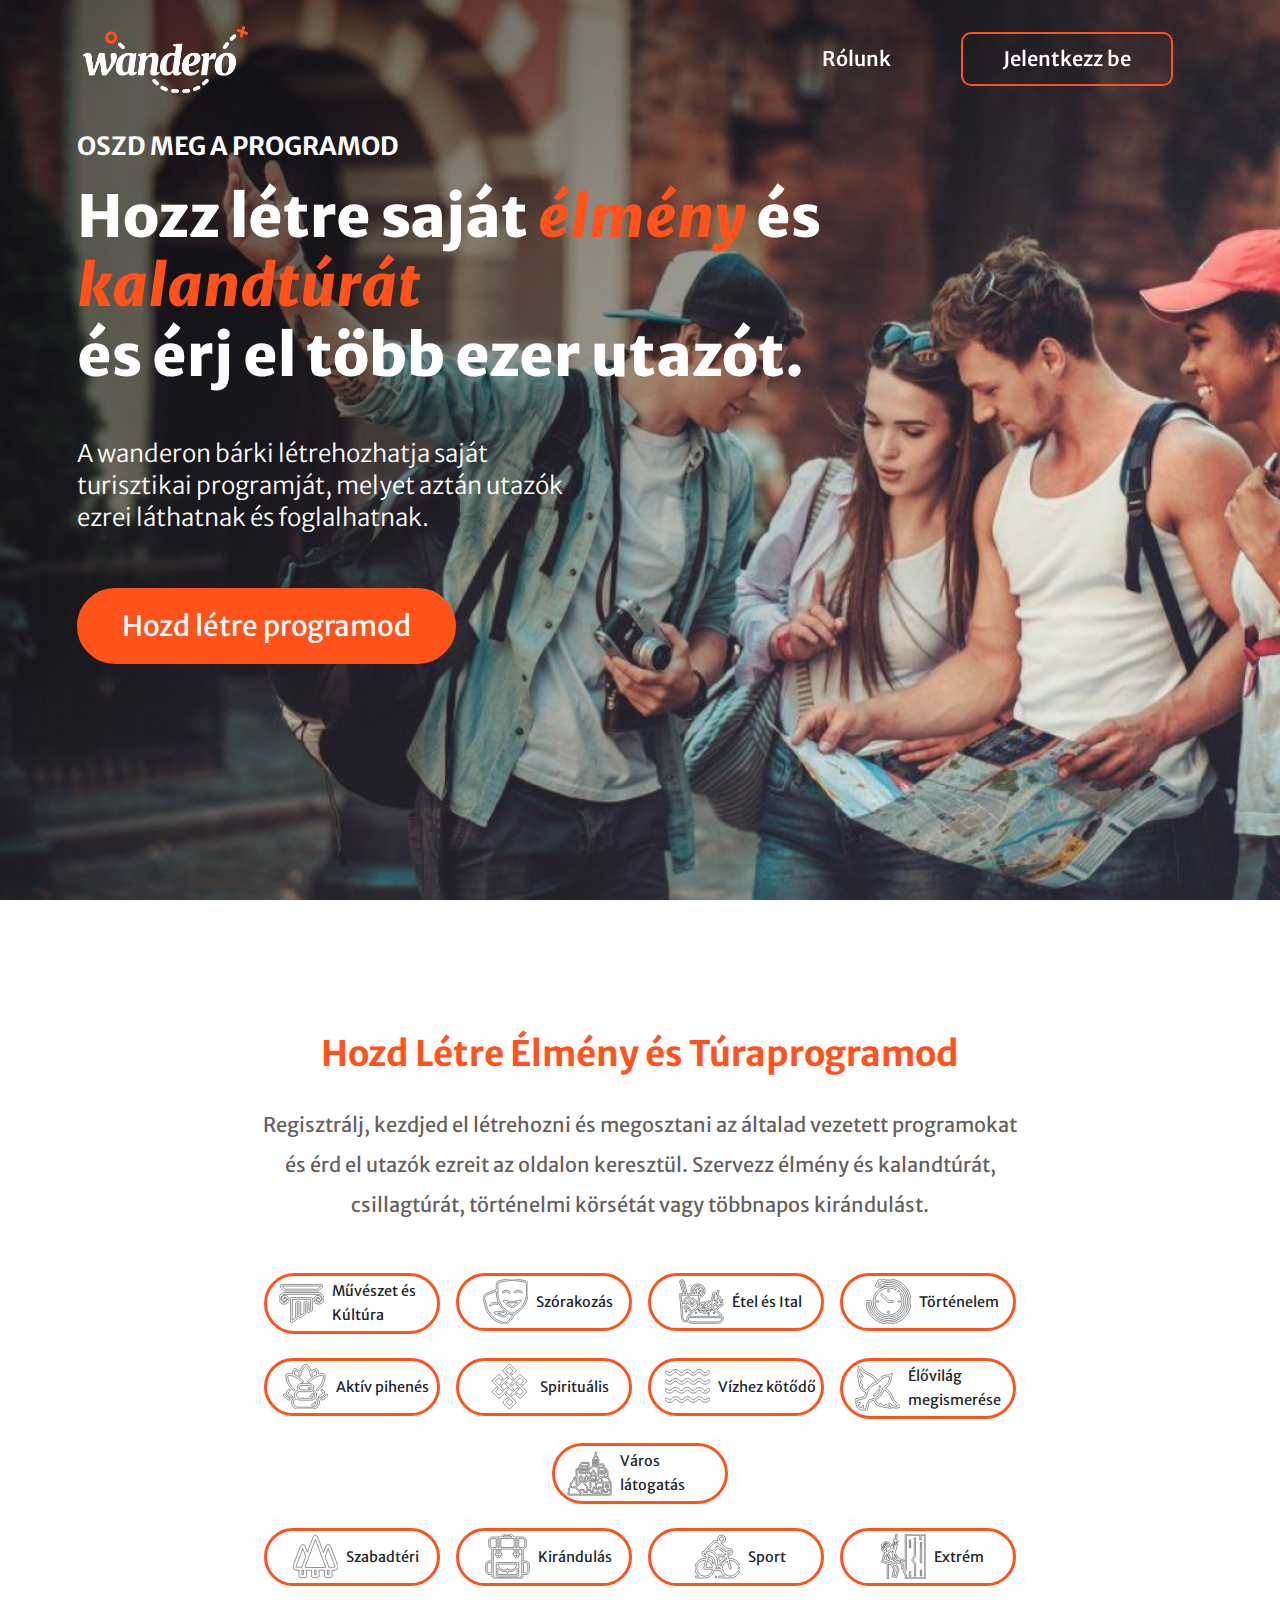
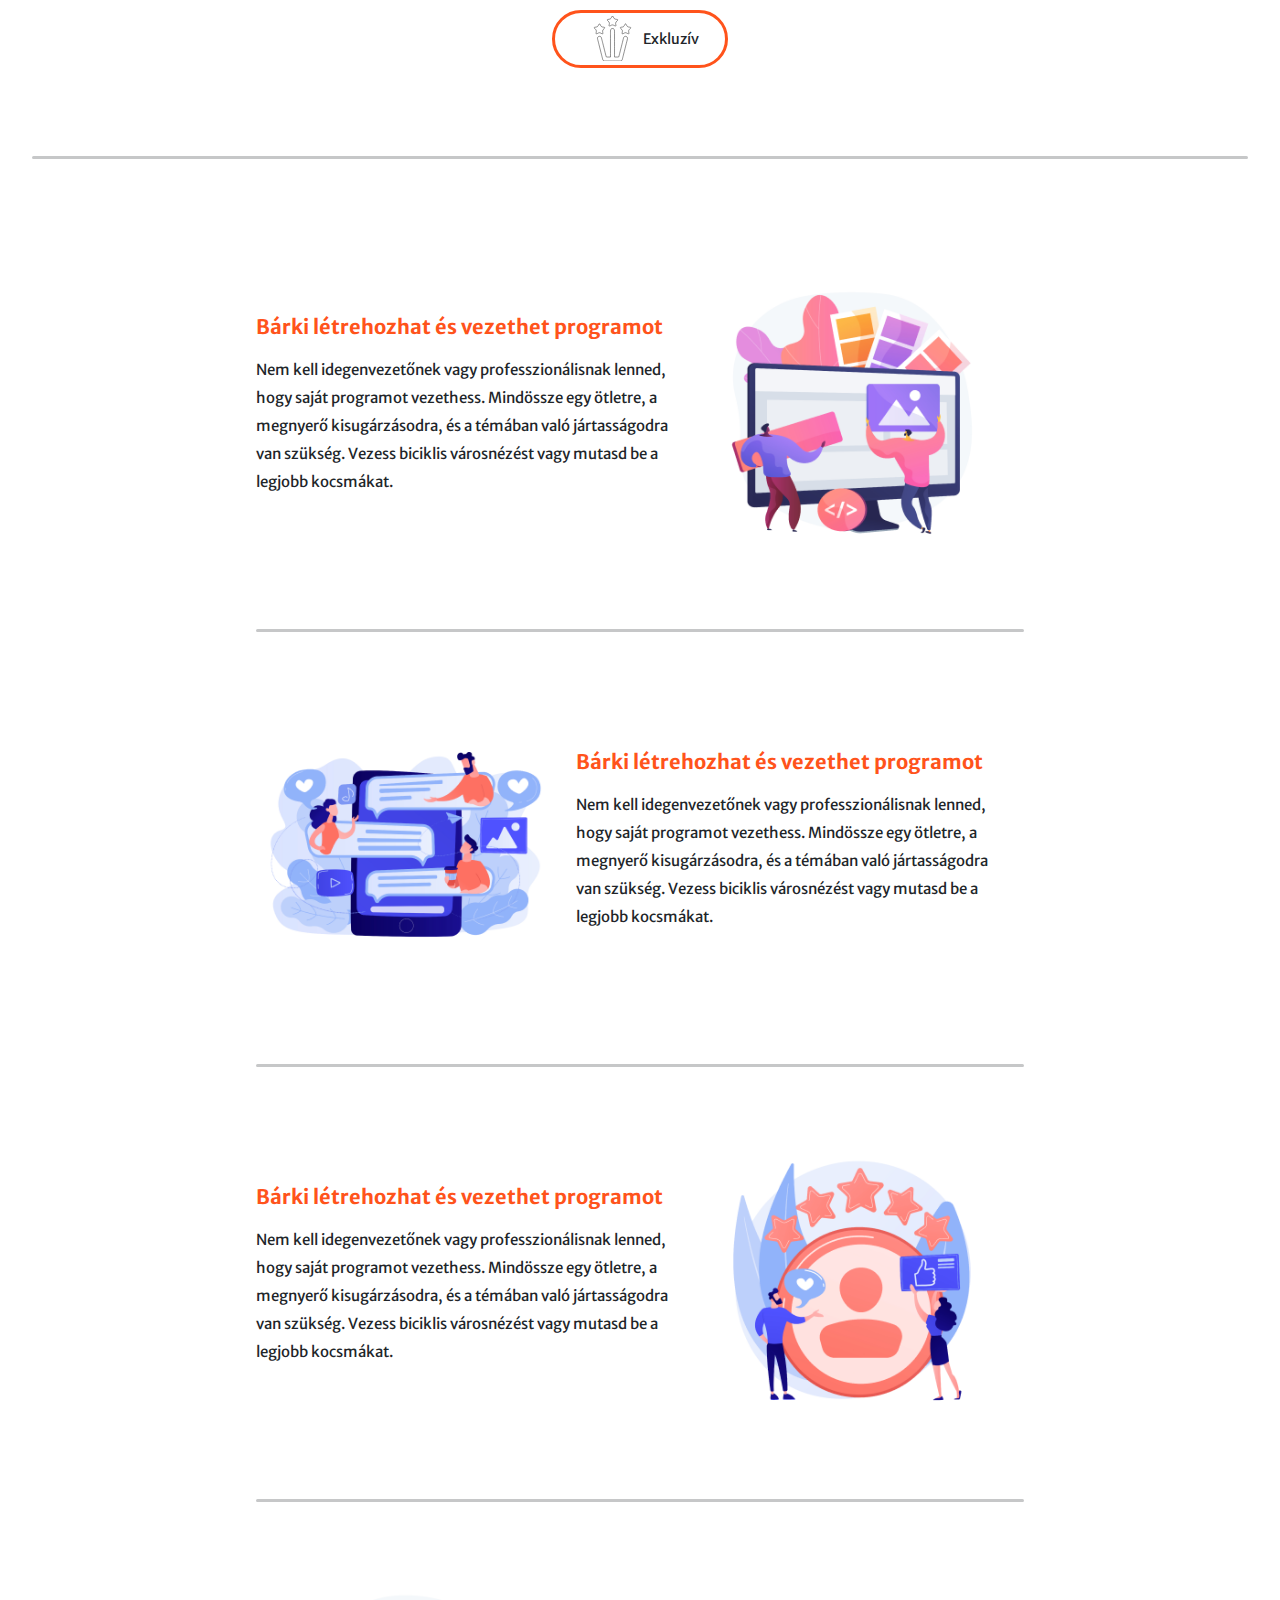
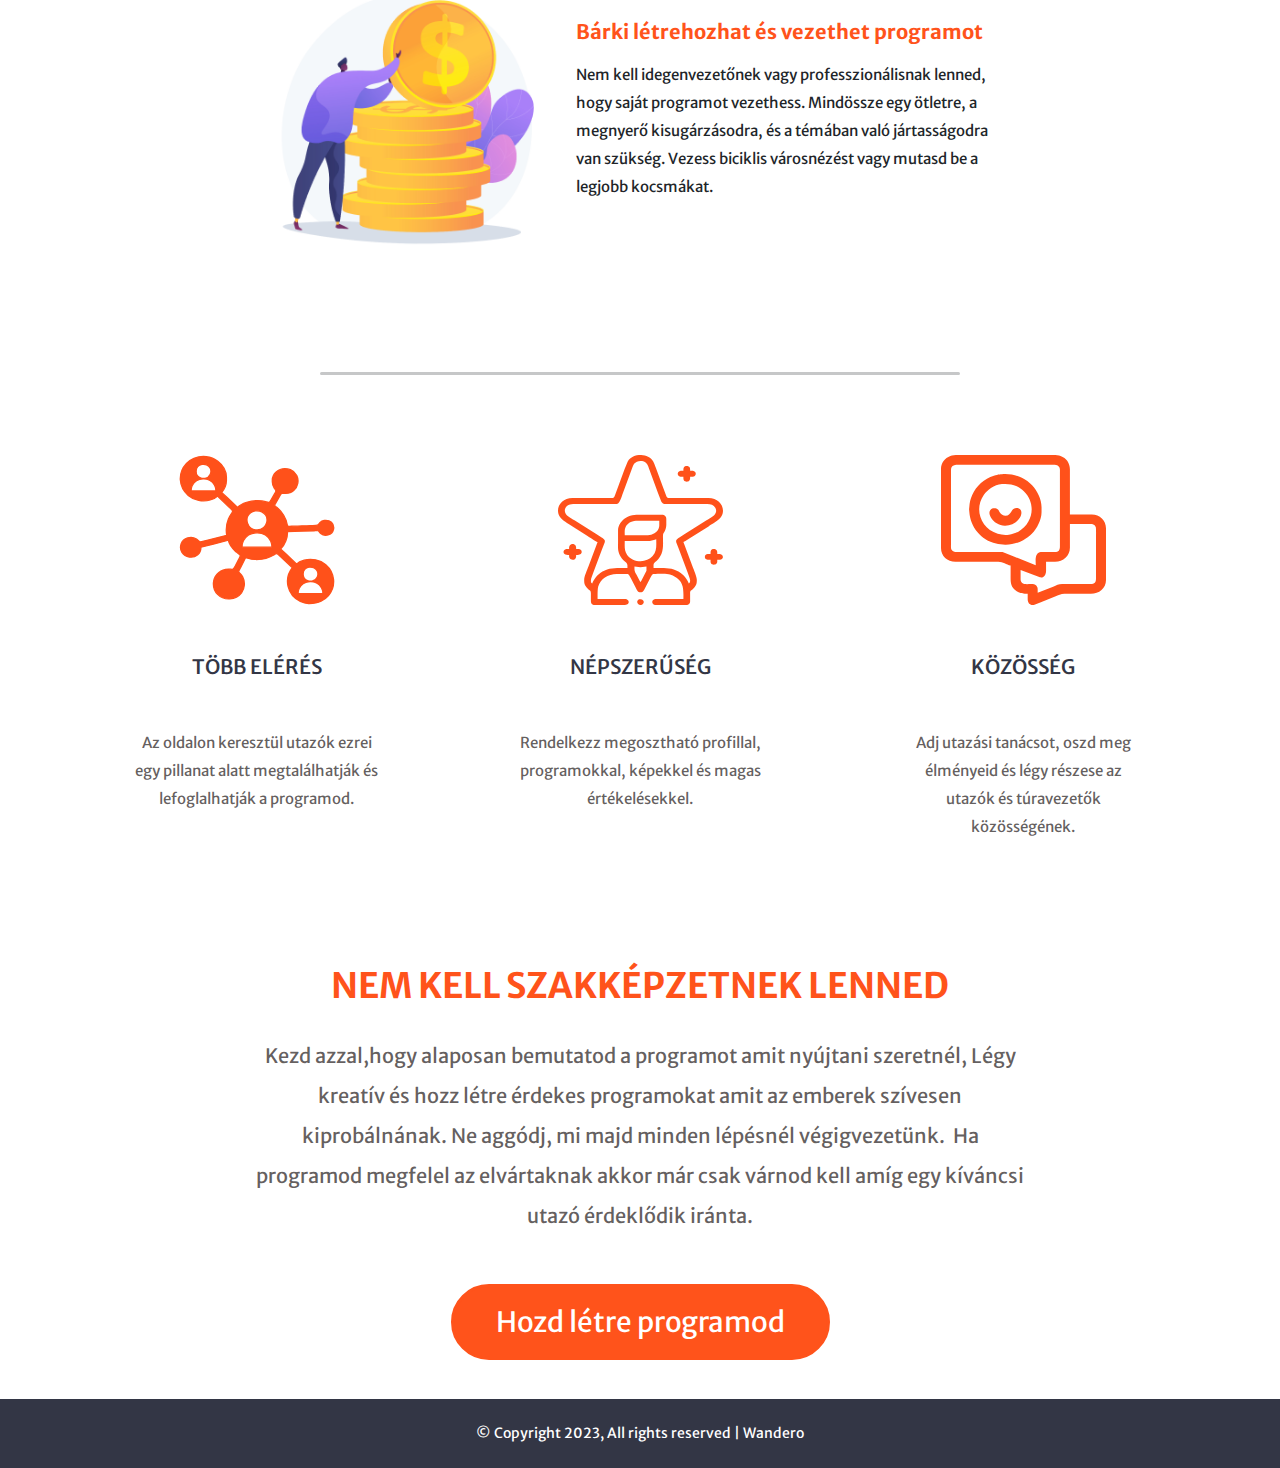
<file: index.html>
<!DOCTYPE html>
<html lang="en">
<head>
    <meta charset="UTF-8">
    <meta http-equiv="X-UA-Compatible" content="IE=edge">
    <meta name="viewport" content="width=device-width, initial-scale=1.0">
    <title>Wandero | Home</title>
    <link rel="stylesheet" href="assets/css/bootstrap.css">
    <link rel="stylesheet" href="assets/css/style.css">
    <link rel="stylesheet" href="https://cdnjs.cloudflare.com/ajax/libs/font-awesome/6.3.0/css/all.min.css" integrity="sha512-SzlrxWUlpfuzQ+pcUCosxcglQRNAq/DZjVsC0lE40xsADsfeQoEypE+enwcOiGjk/bSuGGKHEyjSoQ1zVisanQ==" crossorigin="anonymous" referrerpolicy="no-referrer" />
</head>
<body>
    <header>
        <div class="navbar">
            <a href="index.html" class="logo">
                <div class="navbar-logo"></div>
            </a>
            <div class="menu">
                <div class="btn">
                    <i class="fas fa-times close-btn"></i>
                </div>
                <a href="about.html" class="menu-item">Rólunk</a>
                <a href="#" class="cta">Jelentkezz be</a>
            </div>
            <div class="btn">
                <i class="fas fa-bars menu-btn"></i>
            </div>
        </div>
    </header>
    <!----------------------------------
    Hero Section Start ---------------->
    <section class="hero-section space-hero-md">
        <div class="d-flex flex-column col-12 col-md-12 col-lg-8 hero-element-holder">
            <span class="wandero-subtitle hero-subtitle text-center text-md-start">Oszd meg a programod</span>
            <h1 class="wandero-title mb-5 mt-3 mt-xxl-5 text-center text-md-start">Hozz létre saját <i>élmény</i> és <i>kalandtúrát</i>
                <br>és érj el több ezer utazót.</h1>
            <p class="wandero-lead text-white col-12 col-md-8 text-center text-md-start">A wanderon bárki létrehozhatja saját turisztikai programját, melyet aztán utazók ezrei láthatnak és foglalhatnak.</p>
            <div class="d-flex button-holder justify-content-center justify-content-md-start">
                <a href="#" class="btn btn-primary wandero-primary-btn me-3">Hozd létre programod</a>
            </div>
        </div>
        <div class="wandero-arrow">
            <img class="wandero-arrow-img d-none d-xxl-block" src="assets/images/wandero_corner_path.svg" alt="Wandero Arrow">
        </div>
    </section>
    <!-- Hero Section End-------------
    ----------------------------------->

    <!-- Encouragement Section Start-------------
    ----------------------------------->
    <section class="space-md pb-5">
        <div class="d-flex">
            <div class="row justify-content-center">
                <div class="content-title text-center mb-4">Hozd Létre Élmény és Túraprogramod</div>
                <div class="content-description text-center mb-5">Regisztrálj, kezdjed el létrehozni és megosztani az általad vezetett programokat és érd el utazók ezreit az oldalon keresztül. Szervezz élmény és kalandtúrát, csillagtúrát, történelmi körsétát vagy többnapos kirándulást.</div>
                <div class="d-flex row justify-content-center">
                    <div class="col-12 col-lg-6 col-xl-3 col-xxl-2 px-2 mb-4">
                        <div class="program-tag d-flex align-items-center justify-content-center">
                            <img src="assets/images/greek-column.svg" alt="program-card-icon" class="ms-2 program-tag-icon">
                            <div class="program-tag-title ms-2">Művészet és Kúltúra</div>
                        </div>
                    </div>
                    <div class="col-12 col-lg-6 col-xl-3 col-xxl-2 px-2 mb-4">
                        <div class="program-tag d-flex align-items-center justify-content-center">
                            <img src="assets/images/cinema.svg" alt="program-card-icon" class="ms-2 program-tag-icon">
                            <div class="program-tag-title ms-2">Szórakozás</div>
                        </div>
                    </div>
                    <div class="col-12 col-lg-6 col-xl-3 col-xxl-2 px-2 mb-4">
                        <div class="program-tag d-flex align-items-center justify-content-center">
                            <img src="assets/images/dinner.svg" alt="program-card-icon" class="ms-2 program-tag-icon">
                            <div class="program-tag-title ms-2">Étel és Ital</div>
                        </div>
                    </div>
                    <div class="col-12 col-lg-6 col-xl-3 col-xxl-2 px-2 mb-4">
                        <div class="program-tag d-flex align-items-center justify-content-center">
                            <img src="assets/images/return-to-the-past.svg" alt="program-card-icon" class="ms-2 program-tag-icon">
                            <div class="program-tag-title ms-2">Történelem</div>
                        </div>
                    </div>
                </div>
                <div class="d-flex row justify-content-center">
                    <div class="col-12 col-lg-6 col-xl-3 col-xxl-2 px-2 mb-4">
                        <div class="program-tag d-flex align-items-center justify-content-center">
                            <img src="assets/images/spa.svg" alt="program-card-icon" class="ms-2 program-tag-icon">
                            <div class="program-tag-title ms-2">Aktív pihenés</div>
                        </div>
                    </div>
                    <div class="col-12 col-lg-6 col-xl-3 col-xxl-2 px-2 mb-4">
                        <div class="program-tag d-flex align-items-center justify-content-center">
                            <img src="assets/images/endless-knot.svg" alt="program-card-icon" class="ms-2 program-tag-icon">
                            <div class="program-tag-title ms-2">Spirituális</div>
                        </div>
                    </div>
                    <div class="col-12 col-lg-6 col-xl-3 col-xxl-2 px-2 mb-4">
                        <div class="program-tag d-flex align-items-center justify-content-center">
                            <img src="assets/images/water-waves.svg" alt="program-card-icon" class="ms-2 program-tag-icon">
                            <div class="program-tag-title ms-2">Vízhez kötődő</div>
                        </div>
                    </div>
                    <div class="col-12 col-lg-6 col-xl-3 col-xxl-2 px-2 mb-4">
                        <div class="program-tag d-flex align-items-center justify-content-center">
                            <img src="assets/images/freedom.svg" alt="program-card-icon" class="ms-2 program-tag-icon">
                            <div class="program-tag-title ms-2">Élővilág megismerése</div>
                        </div>
                    </div>
                    <div class="col-12 col-lg-6 col-xl-3 col-xxl-2 px-2 mb-4">
                        <div class="program-tag d-flex align-items-center justify-content-center">
                            <img src="assets/images/castle.svg" alt="program-card-icon" class="ms-2 program-tag-icon">
                            <div class="program-tag-title ms-2">Város látogatás</div>
                        </div>
                    </div>
                </div>
                <div class="d-flex row justify-content-center">
                    <div class="col-12 col-lg-6 col-xl-3 col-xxl-2 px-2 mb-4">
                        <div class="program-tag d-flex align-items-center justify-content-center">
                            <img src="assets/images/forest.svg" alt="program-card-icon" class="ms-2 program-tag-icon">
                            <div class="program-tag-title ms-2">Szabadtéri</div>
                        </div>
                    </div>
                    <div class="col-12 col-lg-6 col-xl-3 col-xxl-2 px-2 mb-4">
                        <div class="program-tag d-flex align-items-center justify-content-center">
                            <img src="assets/images/backpack.svg" alt="program-card-icon" class="ms-2 program-tag-icon">
                            <div class="program-tag-title ms-2">Kirándulás</div>
                        </div>
                    </div>
                    <div class="col-12 col-lg-6 col-xl-3 col-xxl-2 px-2 mb-4">
                        <div class="program-tag d-flex align-items-center justify-content-center">
                            <img src="assets/images/bicycle.svg" alt="program-card-icon" class="ms-2 program-tag-icon">
                            <div class="program-tag-title ms-2">Sport</div>
                        </div>
                    </div>
                    <div class="col-12 col-lg-6 col-xl-3 col-xxl-2 px-2 mb-4">
                        <div class="program-tag d-flex align-items-center justify-content-center">
                            <img src="assets/images/mountain.svg" alt="program-card-icon" class="ms-2 program-tag-icon">
                            <div class="program-tag-title ms-2">Extrém</div>
                        </div>
                    </div>
                    <div class="col-12 col-lg-6 col-xl-3 col-xxl-2 px-2 mb-4">
                        <div class="program-tag d-flex align-items-center justify-content-center">
                            <img src="assets/images/present.svg" alt="program-card-icon" class="ms-2 program-tag-icon">
                            <div class="program-tag-title ms-2">Exkluzív</div>
                        </div>
                    </div>
                </div>
            </div>
        </div>
    </section>
    <hr class="wandero-hr encouragement-hr">
    <!-- Encouragement Section End-------------
    ----------------------------------->

    <!-- Description Cards Section Start-------------
    ----------------------------------->
    <section class="space-sm">
        <div class="description-card w-100 d-flex row">
            <div class="col-12 order-2 order-md-1 col-md-7 card-content d-flex align-items-center">
                <div class="">
                    <h1>Bárki létrehozhat  és vezethet programot</h1>
                    <p>Nem kell idegenvezetőnek vagy professzionálisnak lenned, hogy saját programot vezethess. Mindössze egy ötletre, a megnyerő kisugárzásodra, és a témában való jártasságodra van szükség. Vezess biciklis városnézést vagy mutasd be a legjobb kocsmákat.</p>
                </div>
            </div>
            <div class="col-12 order-1 order-md-2 col-md-5 card-image" style=" background-image: url('assets/images/doodle1.png');"></div>
        </div>
        <hr class="wandero-hr">
        <div class="description-card w-100 d-flex row">
            <div class="col-12 order-1 order-md-1 col-md-5 card-image" style=" background-image: url('assets/images/doodle2.png');"></div>
            <div class="col-12 order-2 order-md-2 col-md-7 card-content d-flex align-items-center">
                <div class="">
                    <h1>Bárki létrehozhat  és vezethet programot</h1>
                    <p>Nem kell idegenvezetőnek vagy professzionálisnak lenned, hogy saját programot vezethess. Mindössze egy ötletre, a megnyerő kisugárzásodra, és a témában való jártasságodra van szükség. Vezess biciklis városnézést vagy mutasd be a legjobb kocsmákat.</p>
                </div>
            </div>
        </div>
        <hr class="wandero-hr">
        <div class="description-card w-100 d-flex row">
            <div class="col-12 order-2 order-md-1 col-md-7 card-content d-flex align-items-center">
                <div class="">
                    <h1>Bárki létrehozhat  és vezethet programot</h1>
                    <p>Nem kell idegenvezetőnek vagy professzionálisnak lenned, hogy saját programot vezethess. Mindössze egy ötletre, a megnyerő kisugárzásodra, és a témában való jártasságodra van szükség. Vezess biciklis városnézést vagy mutasd be a legjobb kocsmákat.</p>
                </div>
            </div>
            <div class="col-12 order-1 order-md-2 col-md-5 card-image" style=" background-image: url('assets/images/doodle3.png');"></div>
        </div>
        <hr class="wandero-hr">
        <div class="description-card w-100 d-flex row">
            <div class="col-12 order-1 order-md-1 col-md-5 card-image" style=" background-image: url('assets/images/doodle4.png');"></div>
            <div class="col-12 order-2 order-md-2 col-md-7 card-content d-flex align-items-center">
                <div class="">
                    <h1>Bárki létrehozhat  és vezethet programot</h1>
                    <p>Nem kell idegenvezetőnek vagy professzionálisnak lenned, hogy saját programot vezethess. Mindössze egy ötletre, a megnyerő kisugárzásodra, és a témában való jártasságodra van szükség. Vezess biciklis városnézést vagy mutasd be a legjobb kocsmákat.</p>
                </div>
            </div>
        </div>
    </section>
    <hr class="wandero-hr w-50">
    <!-- Description Cards Section End-------------
    ----------------------------------->

    <!-- Values Section End-------------
    ----------------------------------->
    <section class="space-hero-sm">
        <div class="value-card-holder d-flex row justify-content-center">
            <div class="col-12 col-md-4 value-card">
                <i class="value-icon" style="background-image: url('assets/images/network.svg');">
                </i>
                <div class="value-content-holder d-flex flex-column align-items-center">
                    <h1 class="text-center my-5 value-title">Több elérés</h1>
                    <p class="text-center value-text">Az oldalon keresztül utazók ezrei egy pillanat alatt megtalálhatják és lefoglalhatják a programod.</p>
                </div>
            </div>

            <div class="col-12 col-md-4 value-card">
                <i class="value-icon" style="background-image: url('assets/images/popularity.svg');">
                </i>
                <div class="value-content-holder d-flex flex-column align-items-center">
                    <h1 class="text-center my-5 value-title">Népszerűség</h1>
                    <p class="text-center value-text">Rendelkezz megosztható profillal, programokkal, képekkel és magas értékelésekkel.</p>
                </div>
            </div>

            <div class="col-12 col-md-4 value-card">
                <i class="value-icon" style="background-image: url('assets/images/community.svg');">
                </i>
                <div class="value-content-holder d-flex flex-column align-items-center">
                    <h1 class="text-center my-5 value-title">Közösség</h1>
                    <p class="text-center value-text">Adj utazási tanácsot, oszd meg élményeid és légy részese az utazók és túravezetők közösségének.</p>
                </div>
            </div>
        </div>
    </section>
    <!-- Values Section End-------------
    ----------------------------------->

    <!-- CTA Section End-------------
    ----------------------------------->
    <section class="space-sm">
        <div class="d-flex">
            <div class="row justify-content-center">
                <div class="content-title text-center mb-4 mb-xxl-5">NEM KELL SZAKKÉPZETNEK LENNED</div>
                <div class="content-description text-center">Kezd azzal,hogy alaposan bemutatod a programot amit nyújtani szeretnél, Légy kreatív és hozz létre érdekes programokat amit az emberek szívesen kiprobálnának. Ne aggódj, mi majd minden lépésnél végigvezetünk.  Ha programod megfelel az elvártaknak akkor már csak várnod kell amíg egy kíváncsi utazó érdeklődik iránta.</div>
                <a href="#" class="btn btn-primary wandero-primary-btn mt-5 w-25">Hozd létre programod</a>
            </div>
        </div>
    </section>
    <!-- CTA Section End-------------
    ----------------------------------->
    
    <!-- Footer -->
    <footer>
        <!-------------------------------------
        Copyright Section Start -------------->
        <section class="copyright-section bg-grey py-4 py-xxl-5">
            <div class="d-flex justify-content-center align-items-center text-white">
                <small class="center-text">&copy; Copyright 2023, All rights reserved | Wandero</small>
            </div>
        </section>
        <!-------------------------------------
        Copyright Section End -------------->
    <script src="assets/js/custom.js"></script>
    <script src="assets/js/bootstrap.js"></script>
    </footer>
</body>
</html>
</file>
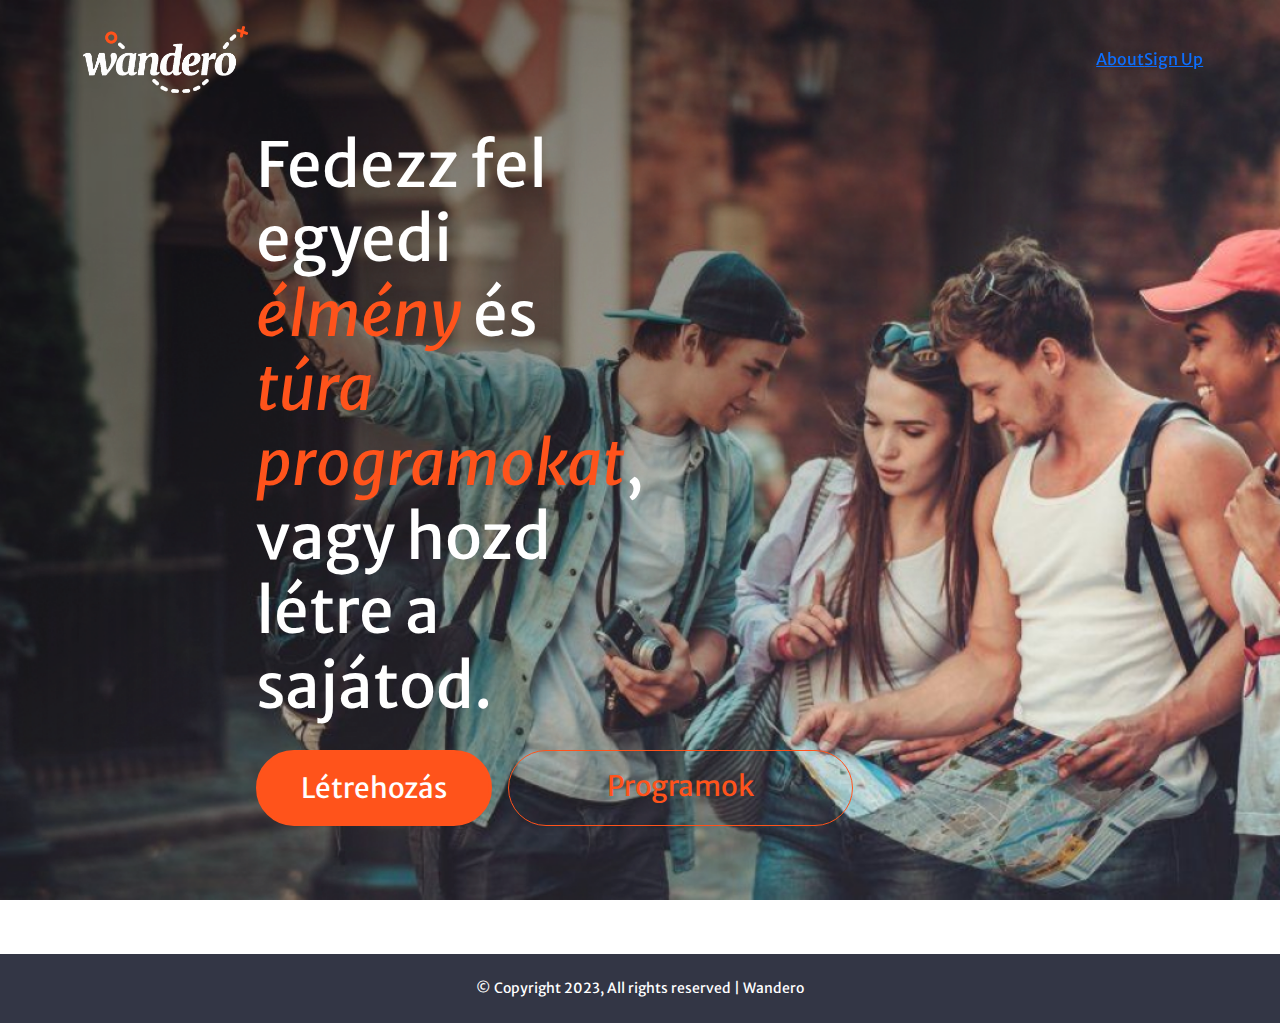
<file: about.html>
<!DOCTYPE html>
<html lang="en">
<head>
    <meta charset="UTF-8">
    <meta http-equiv="X-UA-Compatible" content="IE=edge">
    <meta name="viewport" content="width=device-width, initial-scale=1.0">
    <title>Wandero | Home</title>
    <link rel="stylesheet" href="assets/css/bootstrap.css">
    <link rel="stylesheet" href="assets/css/style.css">
    <link rel="stylesheet" href="https://cdnjs.cloudflare.com/ajax/libs/font-awesome/6.3.0/css/all.min.css" integrity="sha512-SzlrxWUlpfuzQ+pcUCosxcglQRNAq/DZjVsC0lE40xsADsfeQoEypE+enwcOiGjk/bSuGGKHEyjSoQ1zVisanQ==" crossorigin="anonymous" referrerpolicy="no-referrer" />
</head>
<body>
    <header>
        <div class="navbar">
            <a href="index.html" class="logo">
                <div class="navbar-logo"></div>
            </a>
            <div class="menu">
                <div class="btn">
                    <i class="fas fa-times close-btn"></i>
                </div>
                <a href="about.html">About</a>
                <a href="#">Sign Up</a>
            </div>
            <div class="btn">
                <i class="fas fa-bars menu-btn"></i>
            </div>
        </div>
    </header>
    <!----------------------------------
    Hero Section Start ---------------->
    <section class="hero-section space-md">
        <div class="d-flex flex-column col-12 col-md-12 col-lg-6 col-xl-6 hero-element-holder">
            <h1>Fedezz fel egyedi <i>élmény</i> és <i>túra programokat</i>, vagy hozd létre a sajátod.</h1>
            <div class="d-flex button-holder justify-content-start">
                <a href="#" class="btn btn-primary wandero-primary-btn me-3">Létrehozás</a>
                <a href="#" class="btn btn-primary wandero-secondary-btn">Programok</a>
            </div>
        </div>
    </section>
    <!-- Hero Section End-------------
    ----------------------------------->

    <!-- Footer -->
    <footer>
        <section class="copyright-section bg-grey py-4">
            <div class="d-flex justify-content-center align-items-center text-white">
                <small class="center-text">&copy; Copyright 2023, All rights reserved | Wandero</small>
            </div>
        </section>
    <script src="assets/js/custom.js"></script>
    <script src="assets/js/bootstrap.js"></script>
    </footer>
</body>
</html>
</file>
<file: assets/css/style.css>
@import url('https://fonts.googleapis.com/css2?family=Merriweather+Sans:ital,wght@0,400;0,500;0,600;1,400;1,500;1,600&family=Outfit:wght@100;200;300;400;500;600;700;800;900&display=swap');

/* General Styleing */
*{
    margin: 0;
    padding: 0;
    box-sizing: border-box;
    font-family: "Merriweather Sans", sans-serif;
}

body{
    min-height: 100vh;
}

/* Hero Styling Start */
.hero-section{
    position: relative;
    width: 100%;
    min-height: 100vh;
    background-position: center;
    background-size: cover;
    background-image: url("../images/linear_gradient1.png") ,url("../images/linear_gradient2.png"), url("../images/home_hero_img.png");
    background-repeat: no-repeat;
    background-attachment: fixed;
}

.hero-section h1{
    color: rgba(255, 255, 255, 1);
    font-size: 62px;
    font-weight: 400;
}

.hero-section h1 i{
    color: #ff531b;
}
/* Hero Styling End */

/* Styleing the Navigation Bar Start*/
.navbar .logo .navbar-logo{
    height: 67px;
    width: 177px;
    background-image: url("../images/wandero_logo_light.png");
    background-position: center;
    background-size: cover;
    background-repeat: no-repeat;
}

.navbar{
    z-index: 999;
    position: fixed;
    top:0;
    left:0;
    width: 100%;
    display: flex;
    justify-content: space-between;
    align-items: center;
    padding: 2% 6%;
    transition: 0.6s;
}

.navbar.sticky{
    background-color: rgba(51, 54, 69, 0.8);
    padding: 2% 6%;
}

/* Menu Styleing */
.navbar .menu{
    position: relative;
    display: flex;
    justify-content: center;
    align-items: center;
}

.navbar .menu a.menu-item{
    color: #fff;
    font-size: 20px;
    font-weight: 500;
    text-decoration: none;
    margin: 0 30px;
    padding: 0 10px;
    border-radius: 20px;
    transition: 0.3s;
    transition-property: color, background;
}

.navbar .menu a.menu-item:hover{
    color: #000;
    background: #ff531b;
}

.navbar .menu a.cta{
    color: #fff;
    font-size: 20px;
    font-weight: 500;
    text-decoration: none;
    margin: 0 30px;
    padding: 0.5em 2em;
    border-radius: 10px;
    border: 2px solid #ff531b;
    transition: 0.3s;
    transition-property: color, background;
}

.navbar .menu a.cta:hover{
    color: #000;
    background: #ff531b;
}

.navbar .btn{
    color: #ff531b;
    font-size: 25px;
    cursor: pointer;
    display: none;
}

/* @media (max-width: 1060px){ */
@media (max-width: 992px){
    .navbar .btn{
        display: block;
    }

    .navbar .menu{
        position: fixed;
        background: #333645;
        flex-direction: column;
        min-width: 300px;
        height: 100vh;
        top: 0;
        right: -150%;
        padding: 80px 50px;
        transition: 0.5s;
        transition-property: right;
    }

    .navbar .menu.active{
        right: 0;

    }

    .navbar .menu .close-btn{
        position: absolute;
        top: 0;
        left: 0;
        margin: 25px;
    }

    .navbar .menu a{
        display: block;
        font-size: 20px;
        margin: 20px;
        padding: 0 15px;
    }
}
/* Styleing the Navigation Bar End*/

@media (max-width: 630px){
    .hero-section h1{
        font-size: 50px;
        line-height: 60px;
    }
}

.section-two{
    min-height: 100vh;
    background: #001018;
    padding: 20px 100px;
}

.section-two h2{
    color: rgba(255, 255, 255, 0.5);
    font-size: 50px;
    font-weight: 700;
    text-transform: uppercase;
    margin: 30px 0;
}

.space-hero-md{
    padding: 10% 6%;
}

.space-hero-sm{
    padding: 5% 6%;
}

.space-md{
    padding: 10% 20%;
}

.space-sm{
    padding: 3% 20%;
}

.wandero-primary-btn{
    background-color: #ff531b;
    color: #fff;
    font-size: 28px;
    border-radius: 4rem;
    min-width: fit-content;
    padding: 0.5em 1.5em;
    border: 3px solid #ff531b;
}

.wandero-secondary-btn{
    background-color: transparent;
    color: #ff531b;
    font-size: 28px;
    border-radius: 40px;
    min-width: fit-content;
    padding: 0.5em 3.5em;
    border-color: #ff531b;
}

.wandero-primary-btn:hover,
.wandero-secondary-btn:hover{
    background-color: #333645;
    border-color: #ff531b;
}

.button-holder{
    padding: 5% 0 0 0;
    z-index: 1;
}

.bg-grey{
    background-color: #333645;
}

.wandero-arrow{
    position: absolute;
    bottom: 0;
    right: 0;
    height: 100%;
    width: 100%;
}

.wandero-subtitle{
    font-size: 25px;
    font-weight: 700;
    text-transform: uppercase;
}

.wandero-title{
    font-size: 58px!important;
    font-weight: 800!important;
}

.wandero-lead{
    font-size: 24px;
    font-weight: 300;
    line-height: 32px;
}

.hero-subtitle{
    color: #fff;
}

.content-title{
    color: #ff531b;
    font-size: 35px;
    font-weight: 700;
}

.content-description{
    color: rgba(41, 34, 34, 0.73);
    font-size: 20px;
    line-height: 40px;
}

.wandero-hr{
    border-width: 3px;
    margin-right: auto;
    margin-left: auto;
    border-radius: 10px;
}

.content h1{
    color: #ff531b;   
}

.description-card .card-image{
    background-size: contain;
    background-position: center;
    background-repeat: no-repeat;
    min-height: 400px;
}

.description-card .card-content h1{
    color: #ff531b;
    font-size: 20px;
    font-weight: 700;
    margin-bottom: 4%;
}

.description-card .card-content p{
    font-size: 15px;
    line-height: 28px;
}

.value-card{
    padding: 0 6%;
}

.value-icon{
    display: block;
    height: 150px;
    background-size: contain;
    background-position: center;
    background-repeat: no-repeat;
}

.value-title{
    font-size: 20px;
    color: #333645;
    line-height: 28px;
    text-transform: uppercase;
}

.value-text{
    color: rgba(41, 34, 34, 0.73);
    font-size: 15px;
    line-height: 28px;
}

.wandero-arrow-img{
    position: absolute;
    bottom: 0;
    right: 3%;
    height: 95%;
}

.program-tag{
    border: 3px solid #ff531b;
    border-radius: 3em;
    padding: 2%;
}

.program-tag .program-tag-icon{
    height: 5vh;
    width: 5vh;
}

.program-tag .program-tag-title{
    font-size: 1em;
    font-size-adjust: 0.5;
}

.encouragement-hr{
    width: 95%;
}

/* 3839px(4K) vagy kissebb képernyőre */
@media screen and (min-width: 3839px) {
    .navbar .logo .navbar-logo {
        height: 150px;
        width: 375px;
    }

    .navbar .menu a.menu-item{
        font-size: 48px;
    }

    .navbar .menu a.cta{
        font-size: 48px;
    }

    .wandero-subtitle{
        font-size: 48px;
        font-weight: 400;
        text-transform: uppercase;
    }

    .wandero-title{
        font-size: 92px!important;
        font-weight: 1000!important;
    }

    .wandero-lead{
        font-size: 58px;
        line-height: 70px;
    }

    .wandero-primary-btn{
        font-size: 62px;
    }

    .description-card .card-content h1{
        font-size: 48px;
    }

    .description-card .card-content p {
        font-size: 35px;
        line-height: 58px;
    }

    .description-card .card-image{
        height: 40vh;
    }

    .value-icon{
        height: 15vh;
    }

    .value-title {
        font-size: 48px;
        line-height: 63px;
    }

    .value-text{
        font-size: 42px;
        line-height: 63px;
    }

    .content-title {
        font-size: 78px;
        font-weight: 1000;
    }

    .content-description {
        font-size: 42px;
        line-height: 73px;
        font-weight: 600;
    }

    .program-tag .program-tag-title {
        font-size: 1.9em;
    }
    /* .value-text{
        max-width: 75%;
    } */
}

/* 1400px vagy kissebb képernyőkre */
@media screen and (max-width: 1400px) {
   
}

/* 1200px vagy kissebb képernyőkre */
@media screen and (max-width: 1200px) {
    .space-hero-md{
        padding: 13% 6%;
    }
    
    .space-hero-sm{
        padding: 5% 6%;
    }
}

/* 992px vagy kissebb képernyőkre */
@media screen and (max-width: 992px) {
    .space-hero-md{
        padding: 15% 6%;
    }
    
    .space-hero-sm{
        padding: 5% 6%;
    }
}

/* 768px vagy kissebb képernyőkre */
@media screen and (max-width: 768px) {
    .space-hero-md{
        padding: 20% 6%;
    }
    
    .space-md{
        padding: 20% 10%;
    }

    .space-hero-sm{
        padding: 5% 6%;
    }

    .space-sm{
        padding: 3% 10%;
    }

    .value-text{
        max-width: 75%;
    }
}

/* 576px vagy kissebb képernyőkre */
@media screen and (max-width: 576px) {
    .space-hero-md{
        padding: 25% 6%;
    }

    .space-md{
        padding: 20% 10%;
    }
    
    .space-hero-sm{
        padding: 5% 6%;
    }

    .space-sm{
        padding: 3% 10%;
    }

    .wandero-subtitle{
        font-size: 20px;
        font-weight: 600;
        text-transform: uppercase;
    }

    .wandero-title{
        font-size: 48px!important;
        font-weight: 600!important;
    }

    .hero-section h1{
        line-height: 53px!important;
    }

    .wandero-lead{
        font-size: 20px;
        line-height: 28px;
    }

    .wandero-primary-btn{
        font-size: 24px;
    }

    .value-text{
        max-width: 75%;
    }
}
</file>
